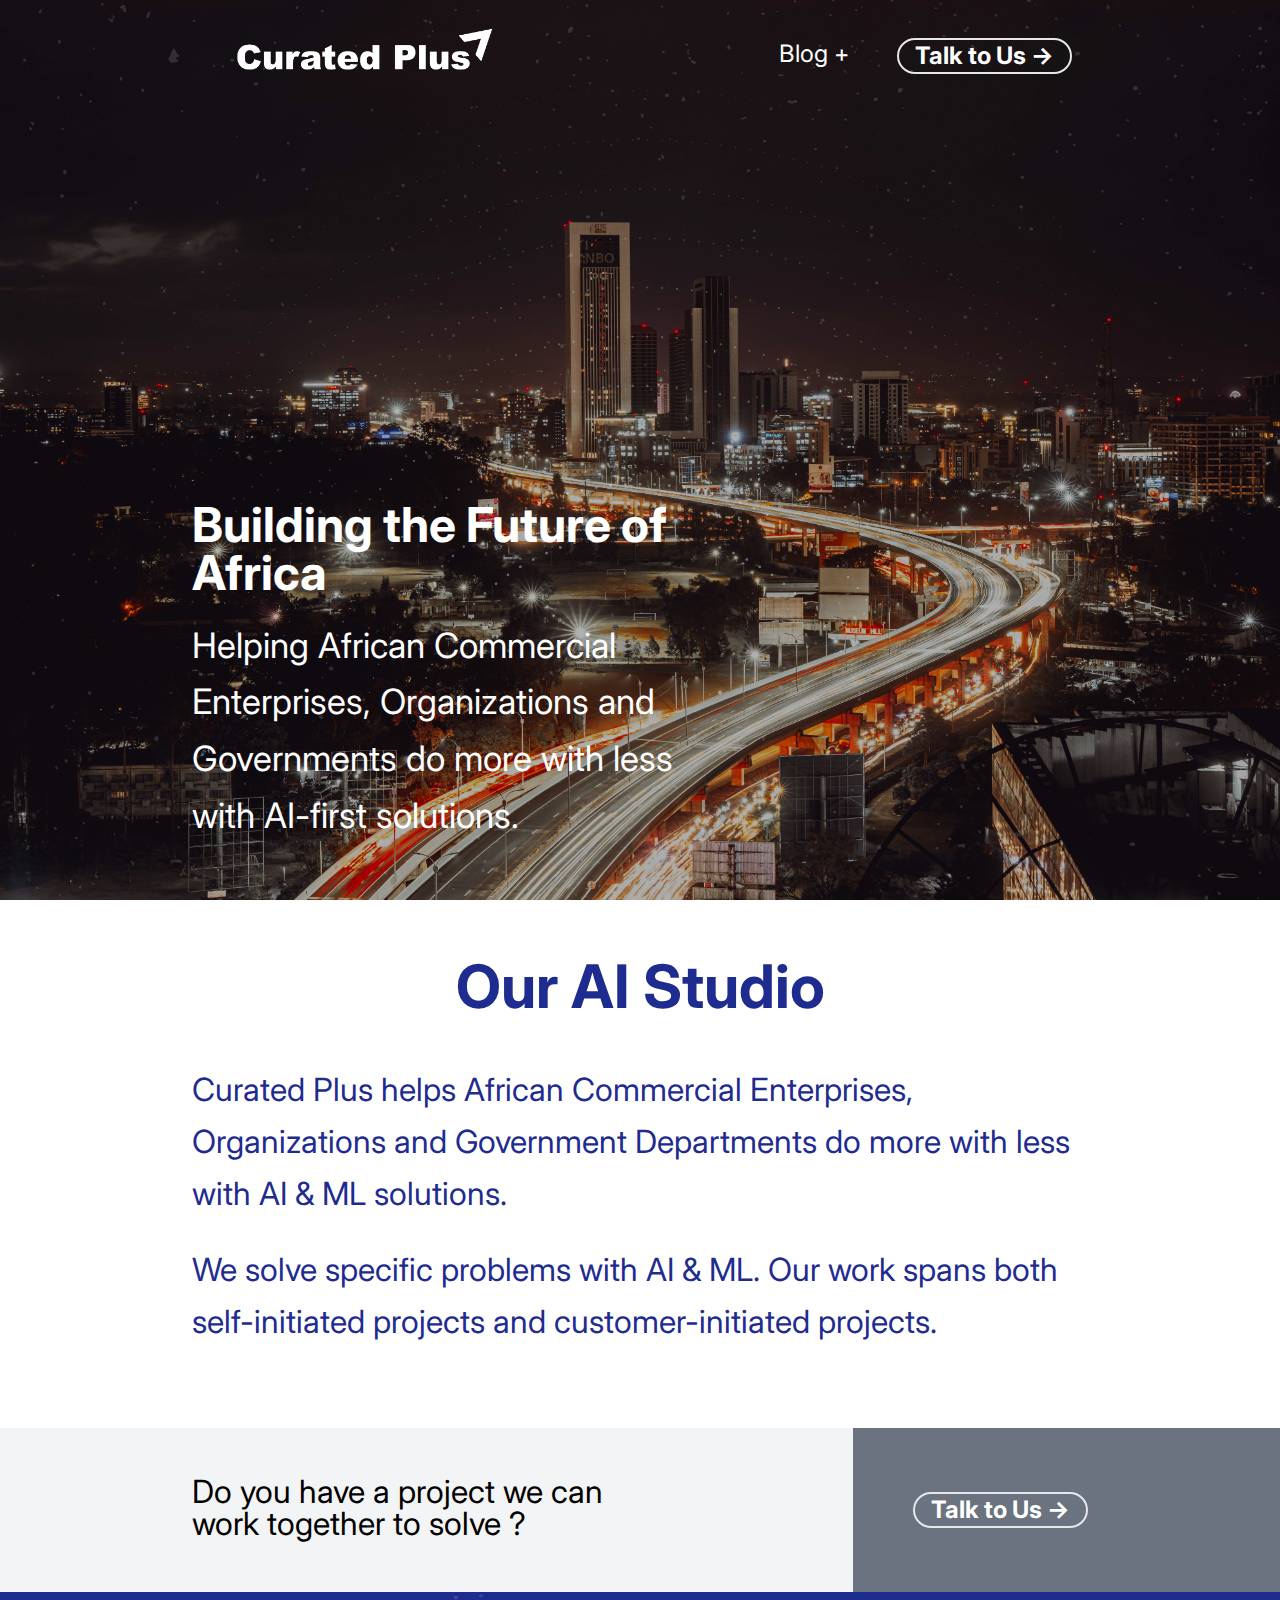
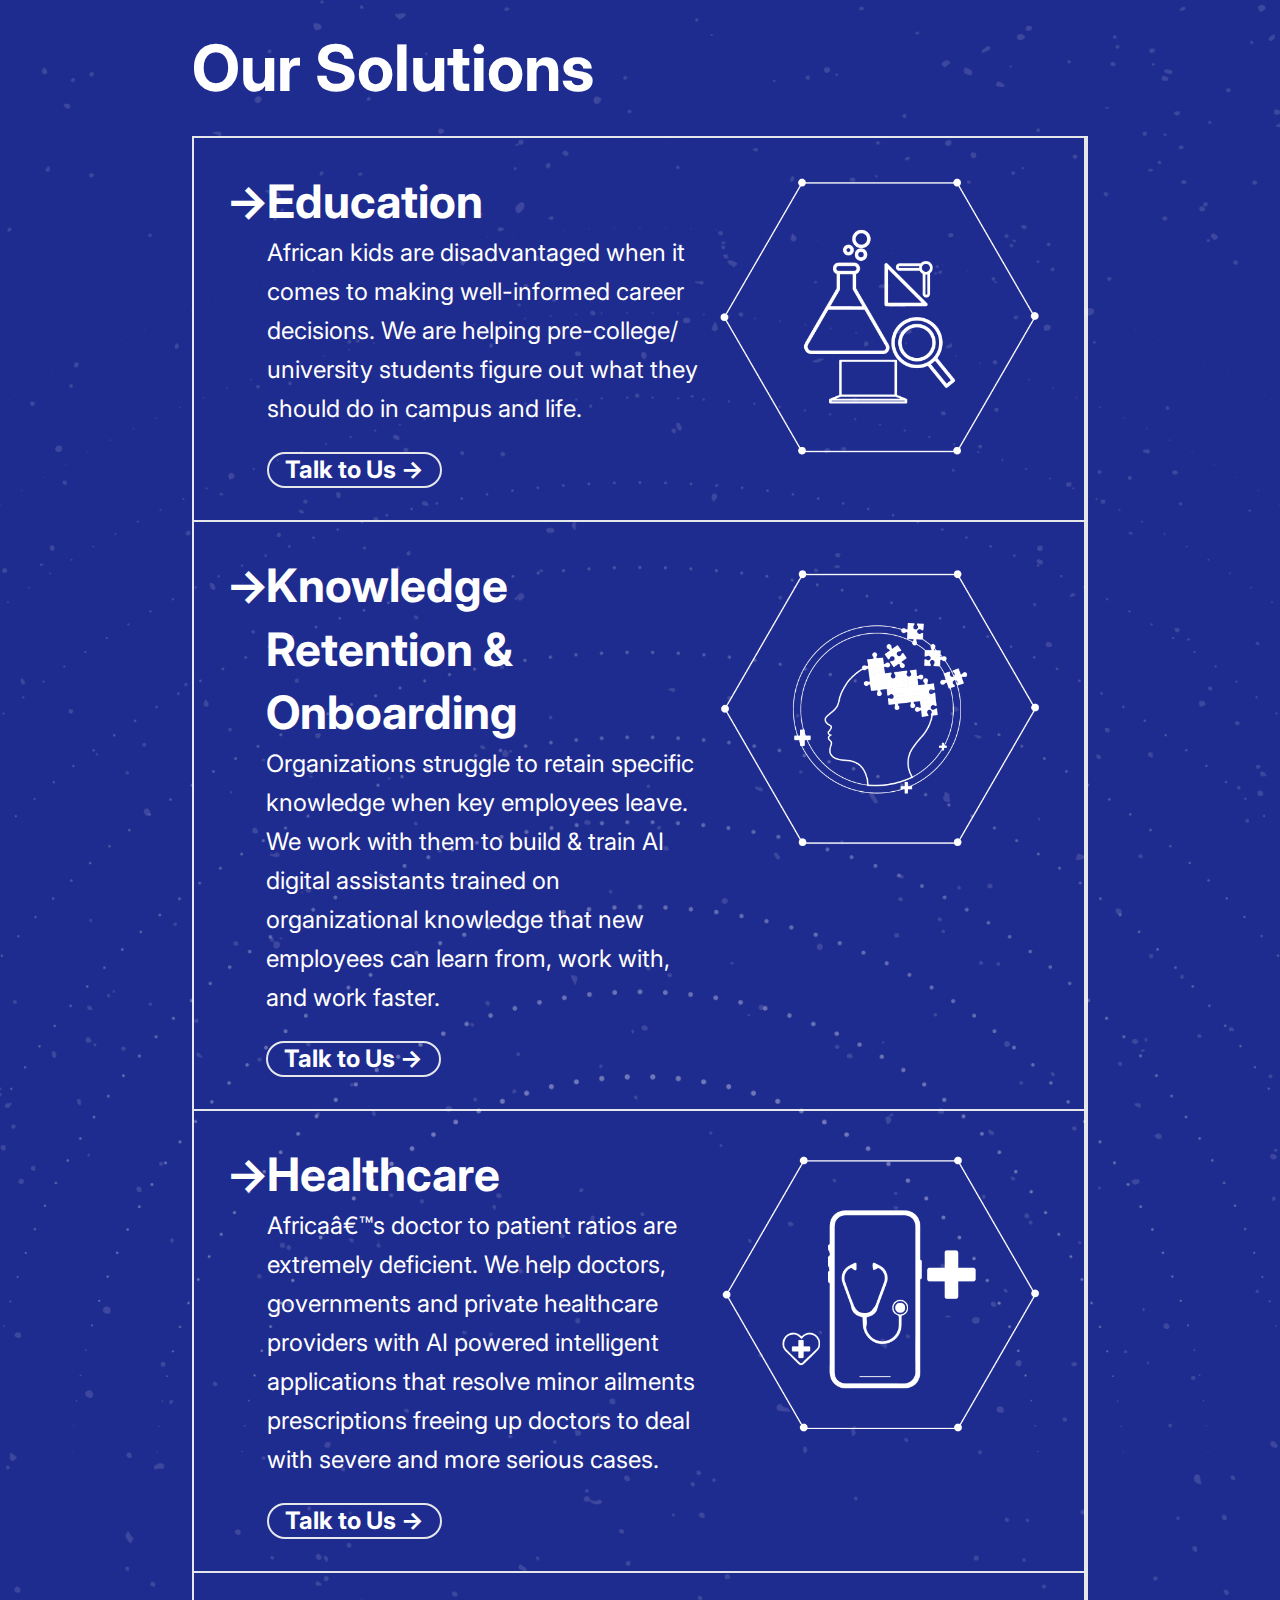
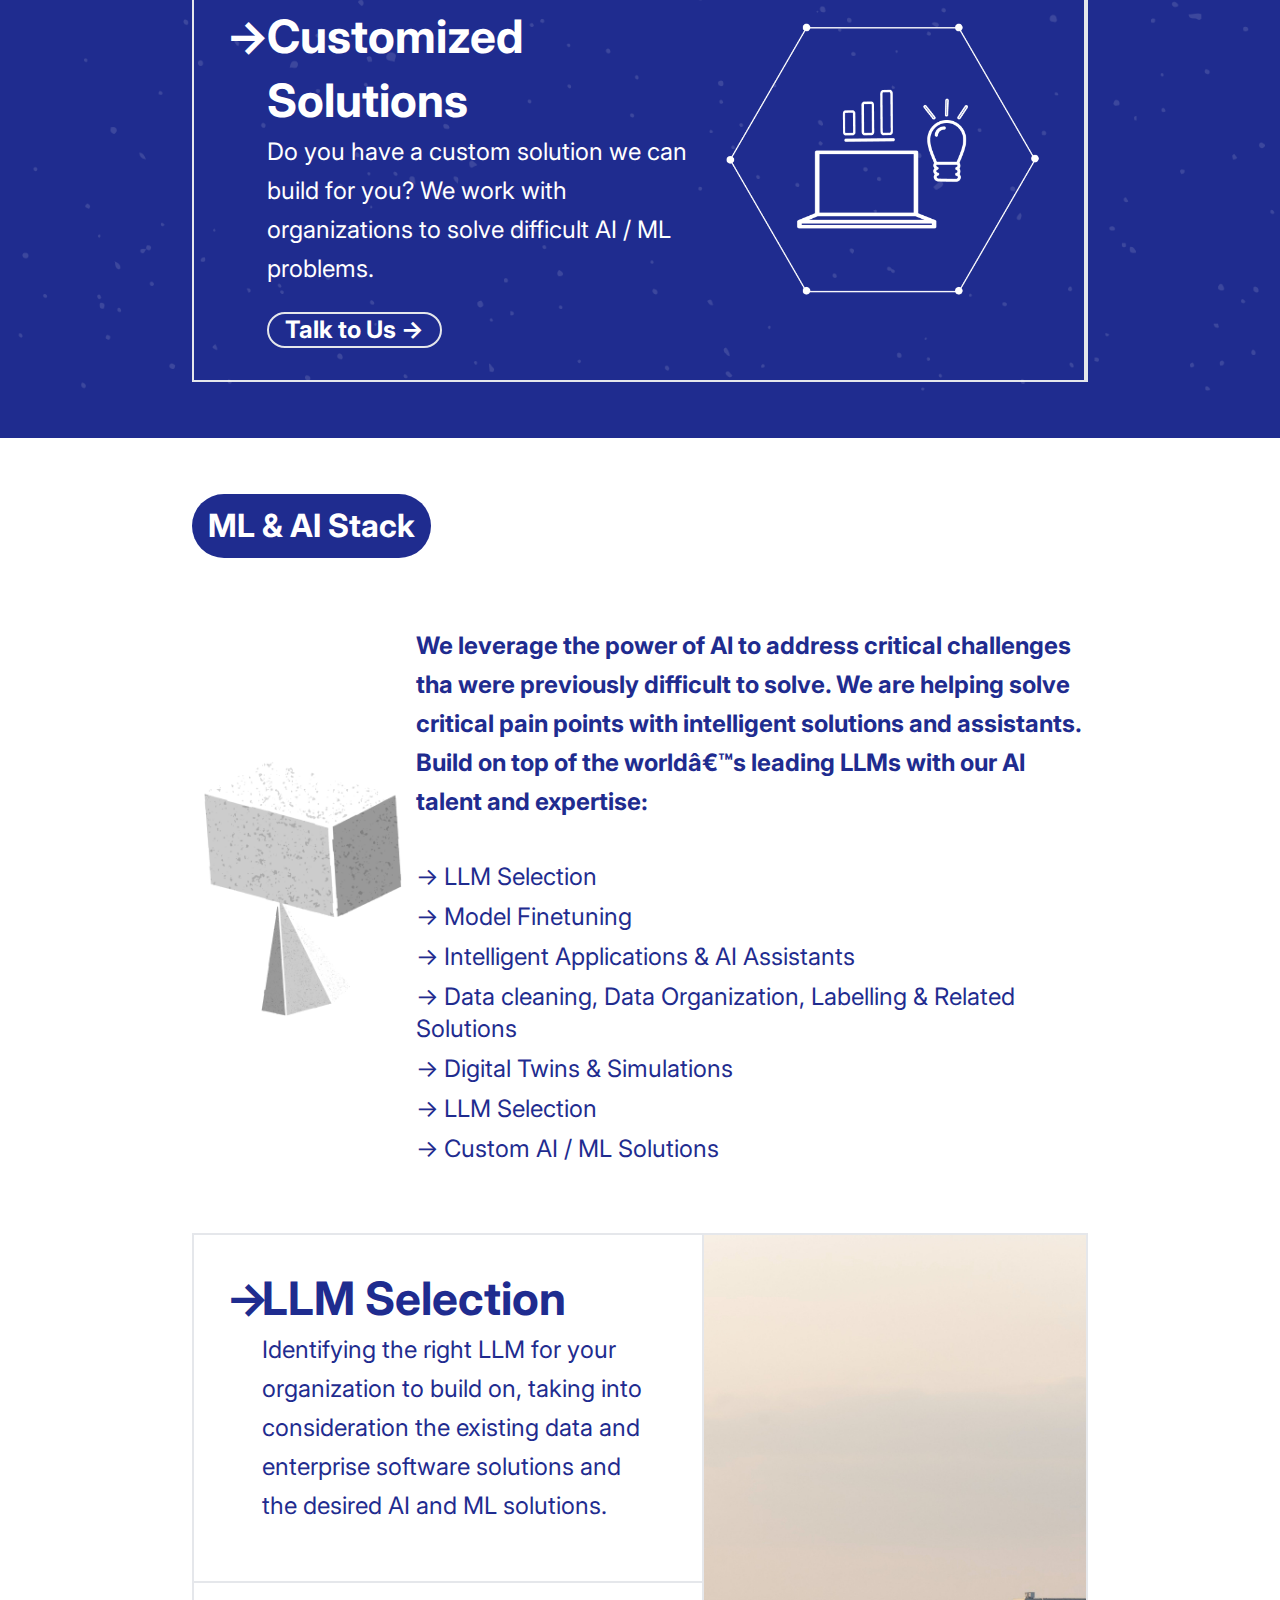
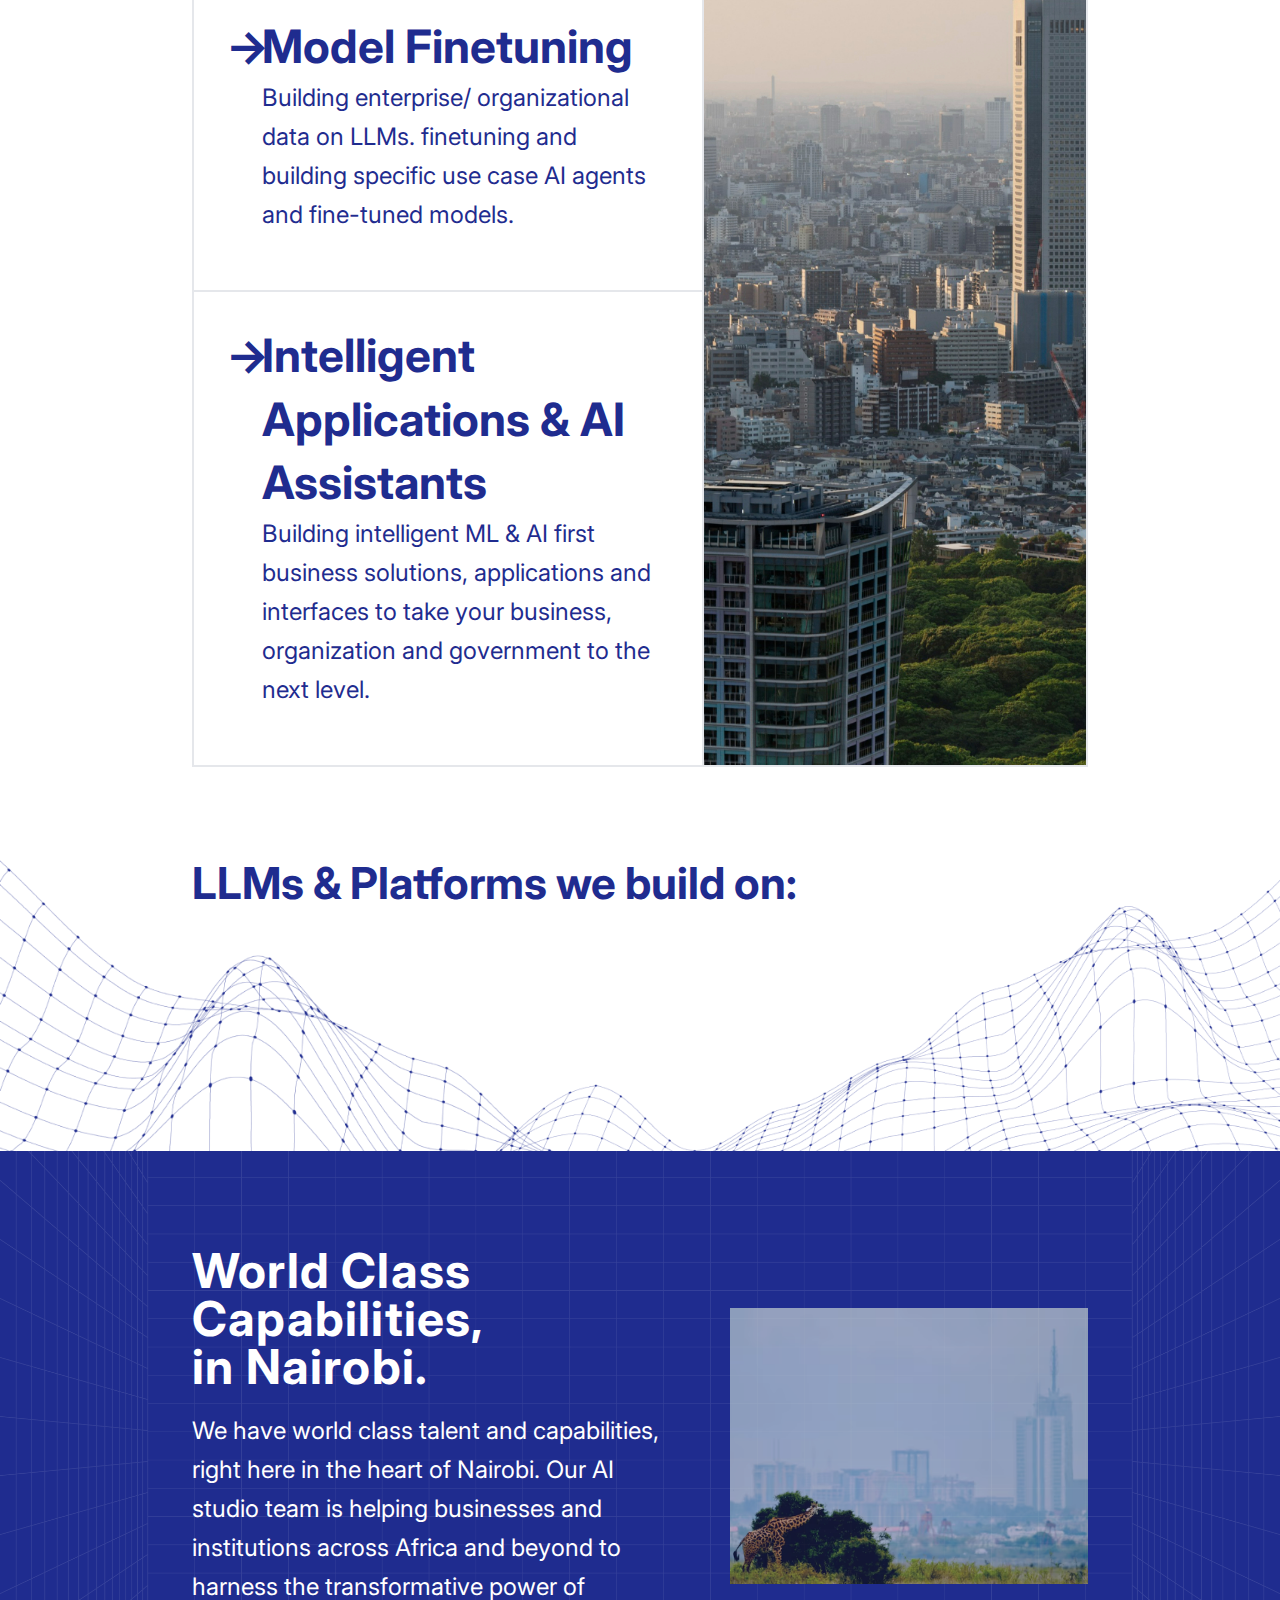
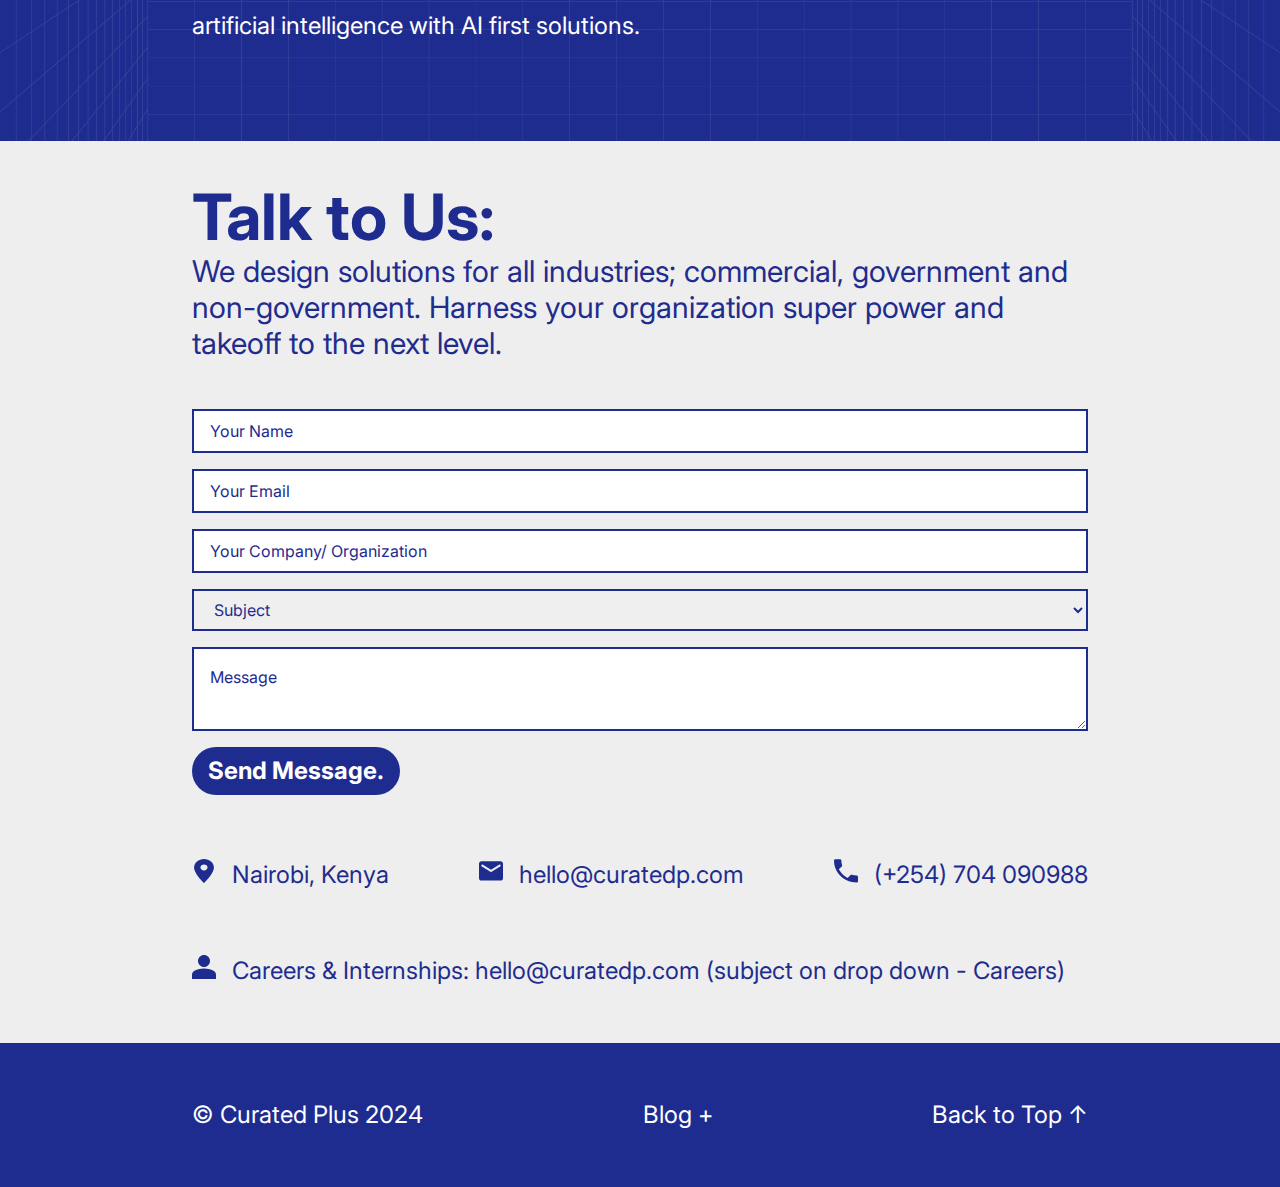
<file: index.html>
<!DOCTYPE html>
<html lang="en">

<head>
  <meta charset="UTF-8" />
  <meta name="viewport" content="width=device-width, initial-scale=1.0" />
  <link href="./output.css" rel="stylesheet" />
  <link rel="stylesheet" href="https://cdnjs.cloudflare.com/ajax/libs/font-awesome/6.6.0/css/all.min.css"
    integrity="sha512-Kc323vGBEqzTmouAECnVceyQqyqdsSiqLQISBL29aUW4U/M7pSPA/gEUZQqv1cwx4OnYxTxve5UMg5GT6L4JJg=="
    crossorigin="anonymous" referrerpolicy="no-referrer" />
  <link rel="shortcut icon" type="image/png" href="./assets/icons/C+ Logo Icon.png" />
  <title>Curated Plus</title>
  <meta name="description" content="TY Logistics Park FZE." />
</head>

<body>
  <section class="h-screen flex flex-col">
    <div class="h-[inherit] w-full bg-gray-200 relative">
      <div
        class="px-4 md:px-24 lg:px-36 xl:px-48 text-white flex flex-col justify-between items-start h-[inherit] hero_overlay">
        <nav class="w-full z-50 lg:flex">
          <ul class="flex justify-between items-center w-full">
            <li>
              <a href="./" aria-label="home link">
                <img src="./assets/Curated Plus Logo White.png" alt="TY Logistics Park FZE" class="h-10 lg:h-28" />
              </a>
            </li>

            <li>
              <ul class="flex flex-row">
                <li class="hidden lg:flex justify-center p-4">
                  <a href="https://www.linkedin.com/company/curatedplus/" aria-label="blog link"
                    class="px-4 bg-transparent rounded-full text-2xl font-normal border-none">Blog +</a>
                </li>

                <li class="flex justify-center p-4">
                  <a href="#talk_to_us" aria-label="blog link"
                    class="px-4 rounded-full text-lg lg:text-2xl font-normal md:font-bold border-2">Talk
                    to Us -></a>
                </li>
              </ul>
            </li>
          </ul>
        </nav>

        <div class="w-full lg:w-3/5 z-50">
          <h1 class="text-4xl md:text-5xl font-bold text-start mb-5">
            Building the Future of Africa
          </h1>
          <p class="text-2xl md:text-[35px] font-normal leading-relaxed text-start mb-12 md:mb-14">
            Helping African Commercial Enterprises, Organizations and
            Governments do more with less with AI-first solutions.
          </p>
        </div>
      </div>
      <img src="./assets/Curated Plus Nairobi.jpg" class="h-full w-full object-cover absolute top-0 opacity-70" alt="World class Free Zone Contract Logistics in Nigeria & West
            Africa" />
      <img src="./assets/Curated Plus 5.png" class="h-full w-full object-cover absolute top-0 opacity-70" alt="World class Free Zone Contract Logistics in Nigeria & West
            Africa" />
    </div>
  </section>

  <main class="main-body">
    <!-- Blue new background -->
    <section class="min-h-[50vh] bg-white text-blue_text grid grid-cols-5 py-14">
      <div class="col-span-5 flex flex-col px-4 md:px-24 lg:px-36 xl:px-48">
        <h1 class="text-4xl md:text-6xl font-bold text-start md:text-center mb-12">Our AI Studio</h1>

        <p class="text-2xl md:text-[32px] text-start font-normal leading-relaxed mb-6">
          Curated Plus helps African Commercial Enterprises, Organizations and
          Government Departments do more with less with AI & ML solutions.
        </p>

        <p class="text-2xl md:text-[32px] text-start font-normal leading-relaxed mb-6">
          We solve specific problems with AI & ML. Our work spans both
          self-initiated projects and customer-initiated projects.
        </p>
      </div>
    </section>

    <!--Solutions-->

    <section class="min-h-[80vh] relative">
      <div class="grid grid-cols-6">
        <!-- Begin solutions-->

        <div class="col-span-6 md:col-span-4 bg-gray-100 py-12 px-4 md:px-24 lg:px-36 xl:px-48">
          <h5 class="font-normal text-2xl md:text-[32px]">
            Do you have a project we can work together to solve ?
          </h5>
        </div>

        <div
          class="col-span-6 z-50 py-16 md:col-span-2 bg-gray-500 flex items-center justify-center md:justify-end px-4 md:pr-24 lg:pr-36 xl:pr-48">
          <a href="#talk_to_us" aria-label="talk to us link"
            class="px-4 rounded-full text-white text-2xl font-bold border-2">
            Talk to Us -></a>

        </div>

        <div
          class="flex flex-col text-white col-span-6 justify-center py-14 px-4 md:px-24 lg:px-36 xl:px-48 bg-blue_text">
          <h1 class="text-4xl md:text-[64px] font-bold text-start mb-12">
            Our Solutions
          </h1>
          <div class="col-span-7 md:col-span-4 flex flex-col border-2">
            <div class="flex flex-col md:flex-row border-2 border-t-0 border-l-0 p-4 md:p-8">
              <div class="flex flex-col order-2 md:order-1">

                <div class="grid grid-cols-12">
                  <span class="col-span-2 md:col-span-1 text-3xl md:text-[46px] font-bold leading-snug">&rarr;</span>

                  <h1 class="text-3xl md:text-[46px] font-bold text-start col-span-10 md:col-span-11 leading-snug">
                    Education
                  </h1>

                  <p
                    class="col-span-10 md:col-span-11 col-start-3 md:col-start-2  text-2xl text-start font-normal mb-6 leading-relaxed">
                    African kids are disadvantaged when it comes to making
                    well-informed career decisions. We are helping pre-college/
                    university students figure out what they should do in campus
                    and life.
                  </p>


                  <a href="#talk_to_us" aria-label="talk to us link"
                    class="px-4  z-50 rounded-full w-fit text-white text-lg lg:text-2xl col-start-3 md:col-start-2 col-span-10 md:col-span-11 font-bold border-2">Talk
                    to Us
                    -></a>


                </div>

              </div>
              <img src="./assets/solutions/Curated Plus Education.png" alt="Education"
                class="max-h-[300px] order-1 md:order-2" loading="lazy" />

            </div>

            <!-- Second row-->
            <div class="flex flex-col md:flex-row border-2 border-t-0 border-l-0 p-4 md:p-8">
              <div class="flex flex-col order-2 md:order-1">


                <div class="grid grid-cols-12">
                  <span class="col-span-2 md:col-span-1 text-3xl md:text-[46px] font-bold leading-snug">&rarr;</span>

                  <h1 class="text-3xl md:text-[46px] font-bold text-start col-span-10 md:col-span-11 leading-snug">
                    Knowledge Retention & Onboarding
                  </h1>

                  <p
                    class="col-span-10 md:col-span-11 col-start-3 md:col-start-2  text-2xl text-start font-normal mb-6 leading-relaxed">
                    Organizations struggle to retain specific knowledge when key
                    employees leave. We work with them to build & train AI
                    digital assistants trained on organizational knowledge that
                    new employees can learn from, work with, and work faster.
                  </p>


                  <a href="#talk_to_us" aria-label="talk to us link"
                    class="px-4  z-50 rounded-full w-fit text-white text-lg lg:text-2xl col-start-3 md:col-start-2 col-span-10 md:col-span-11 font-bold border-2">Talk
                    to Us
                    -></a>


                </div>
              </div>


              <img src="./assets/solutions/Curated Plus Knowledge.png" alt="Education"
                class="max-h-[300px] order-1 md:order-2" loading="lazy" />

            </div>
            <!-- Third row-->
            <div class="flex flex-col md:flex-row border-2 border-t-0 border-l-0 p-4 md:p-8">
              <div class="flex flex-col order-2 md:order-1">

                <div class="grid grid-cols-12">
                  <span class="col-span-2 md:col-span-1 text-3xl md:text-[46px] font-bold leading-snug">&rarr;</span>

                  <h1 class="text-3xl md:text-[46px] font-bold text-start col-span-10 md:col-span-11 leading-snug">
                    Healthcare
                  </h1>

                  <p
                    class="col-span-10 md:col-span-11 col-start-3 md:col-start-2 text-2xl text-start font-normal mb-6 leading-relaxed">
                    Africaâ€™s doctor to patient ratios are extremely deficient.
                    We help doctors, governments and private healthcare
                    providers with AI powered intelligent applications that
                    resolve minor ailments prescriptions freeing up doctors to
                    deal with severe and more serious cases.
                  </p>


                  <a href="#talk_to_us" aria-label="talk to us link"
                    class="px-4  z-50 rounded-full w-fit text-white text-lg lg:text-2xl col-start-3 md:col-start-2 col-span-10 md:col-span-11 font-bold border-2">Talk
                    to Us
                    -></a>


                </div>


              </div>

              <img src="./assets/solutions/Curated Plus Healhcare.png" alt="Healthcare"
                class="max-h-[300px] order-1 md:order-2" loading="lazy" />
            </div>
            <!-- Fourth row-->
            <div class="flex flex-col md:flex-row border-2 border-t-0 border-b-0 border-l-0 p-4 md:p-8">
              <div class="flex flex-col order-2 md:order-1">
                <div class="grid grid-cols-12">
                  <span class="col-span-2 md:col-span-1 text-3xl md:text-[46px] font-bold leading-snug">&rarr;</span>

                  <h1 class="text-3xl md:text-[46px] font-bold text-start col-span-10 md:col-span-11 leading-snug">
                    Customized Solutions
                  </h1>

                  <p
                    class="col-span-10 md:col-span-11 col-start-3 md:col-start-2 text-2xl text-start font-normal mb-6 leading-relaxed">
                    Do you have a custom solution we can build for you? We work
                    with organizations to solve difficult AI / ML problems.
                  </p>


                  <a href="#talk_to_us" aria-label="talk to us link"
                    class="px-4  z-50 rounded-full w-fit text-white text-lg lg:text-2xl col-start-3 md:col-start-2 col-span-10 md:col-span-11 font-bold border-2">Talk
                    to Us
                    -></a>


                </div>


              </div>

              <img src="./assets/solutions/Curated Plus Custom Solutions.png" alt="Customized Solutions"
                class="max-h-[300px] order-1 md:order-2" loading="lazy" />
            </div>
            <!-- Fifth row-->
          </div>

        </div>

        <!-- End solutions-->
      </div>
      <img src="./assets/Curated Plus 5.png" class="h-full w-full object-cover absolute top-0 opacity-70" alt="World class Free Zone Contract Logistics in Nigeria & West
            Africa" />
    </section>

    <!--ML & AI Stack-->
    <section
      class="min-h-[80vh] text-blue_text ml_stack_background grid grid-cols-4 py-14 px-4 md:px-24 lg:px-36 xl:px-48">
      <div class="col-span-4 flex justify-start mb-10">
        <button class="bg-blue_text text-white text-[32px] font-bold rounded-full px-4 py-2">
          ML & AI Stack
        </button>
      </div>

      <div class="col-span-4 grid grid-cols-4 mb-10">
        <div class="col-span-4 md:col-span-1 flex items-center justify-center h-full">
          <img src="./assets/Curated Plus 10.png" alt="Education" class="max-h-[300px]" loading="lazy" />
        </div>
        <div
          class="col-span-4 md:col-span-3 font-normal text-2xl text-blue_text h-full flex flex-col justify-center mb-14">
          <p class="mb-10 text-start font-bold leading-relaxed">
            We leverage the power of AI to address critical challenges tha
            were previously difficult to solve. We are helping solve critical
            pain points with intelligent solutions and assistants. Build on
            top of the worldâ€™s leading LLMs with our AI talent and expertise:
          </p>

          <ul class="space-y-2 font-normal">
            <li>-> LLM Selection</li>
            <li>-> Model Finetuning</li>
            <li>-> Intelligent Applications & AI Assistants</li>
            <li>
              -> Data cleaning, Data Organization, Labelling & Related
              Solutions
            </li>
            <li>
              -> Digital Twins & Simulations</li>
            <li>-> LLM Selection</li>
            <li>-> Custom AI / ML Solutions</li>
          </ul>
        </div>
      </div>

      <div class="col-span-4 grid grid-cols-7 border-2 mb-24">
        <div class="col-span-7 md:col-span-4 flex flex-col">
          <div class="flex flex-col border-2 border-t-0 border-l-0 p-8 pr-12">
            <div class="grid grid-cols-12">
              <span class="col-span-2 md:col-span-1 text-3xl md:text-[46px] font-bold leading-snug">&rarr;</span>

              <h1 class="text-3xl md:text-[46px] font-bold text-start  col-span-10 md:col-span-11 leading-snug">
                LLM Selection
              </h1>

              <p
                class="col-span-10 md:col-span-11 col-start-3 md:col-start-2  text-2xl text-start font-normal mb-6 leading-relaxed">
                Identifying the right LLM for your organization to build on,
                taking into consideration the existing data and enterprise
                software solutions and the desired AI and ML solutions.
              </p>

            </div>

          </div>

          <!-- Second row-->
          <div class="flex flex-col border-2 border-t-0 border-l-0 p-8 pr-12">

            <div class="grid grid-cols-12">
              <span class="col-span-2 md:col-span-1 text-3xl md:text-[46px] font-bold leading-snug">&rarr;</span>

              <h1 class="text-3xl md:text-[46px] font-bold text-start col-span-10 md:col-span-11 leading-snug">
                Model Finetuning
              </h1>
              <p
                class="col-span-10 md:col-span-11 col-start-3 md:col-start-2  text-2xl text-start font-normal mb-6 leading-relaxed">
                Building enterprise/ organizational data on LLMs. finetuning and
                building specific use case AI agents and fine-tuned models.
              </p>

            </div>
          </div>
          <!-- Third row-->
          <div class="flex flex-col border-2 border-t-0 border-b-0 border-l-0 p-8 pr-12">
            <div class="grid grid-cols-12">
              <span class="col-span-2 md:col-span-1 text-3xl md:text-[46px] font-bold leading-snug">&rarr;</span>

              <h1 class="text-3xl md:text-[46px] font-bold text-start col-span-10 md:col-span-11 leading-snug">
                Intelligent Applications & AI Assistants
              </h1>


              <p
                class="col-span-10 md:col-span-11 col-start-3 md:col-start-2  text-2xl text-start font-normal mb-6 leading-relaxed">
                Building intelligent ML & AI first business solutions,
                applications and interfaces to take your business, organization
                and government to the next level.
              </p>
            </div>

          </div>
          <!-- Fourth row-->
        </div>

        <div class="hidden md:col-span-3 md:flex">
          <img src="./assets/Curated Plus 8.jpg" alt="Education" class="w-full h-full object-cover" loading="lazy" />
        </div>
      </div>

      <div class="col-span-4">
        <h2 class="text-4xl md:text-[44px] font-bold text-start mb-32 md:mb-48">
          LLMs & Platforms we build on:
        </h2>
        <img src="./assets/Curated Plus llms & platforms.png" alt="Education" class="w-full" loading="lazy" />
      </div>
    </section>

    <!--World capabilities-->
    <section class="min-h-[50vh] relative">
      <div
        class="text-white flex flex-col md:flex-row justify-between items-center py-12 md:py-24 px-4 md:px-24 lg:px-36 xl:px-48 bg-blue_text">
        <div class="w-full md:w-3/4 mb-4 md:mb-0 z-50">
          <h1 class="text-4xl md:text-5xl font-bold text-start mb-5 tracking-wide">
            World Class Capabilities,<br> in Nairobi.
          </h1>

          <p class="text-2xl font-normal text-start leading-relaxed lg:pr-16">
            We have world class talent and capabilities, right here in the
            heart of Nairobi. Our AI studio team is helping businesses and
            institutions across Africa and beyond to harness the
            transformative power of artificial intelligence with AI first
            solutions.
          </p>
        </div>
        <div class="w-full md:w-1/2 z-50">
          <img src="./assets/Curated Plus 11.png" class="h-full w-full object-cover opacity-70" alt="World class Free Zone
          Contract Logistics in Nigeria & West Africa" />
        </div>
      </div>
      <img src="./assets/Curated Plus 2.png" class="h-full w-full object-cover absolute top-0 opacity-70" alt="World class Free Zone Contract Logistics in Nigeria & West
            Africa" />
    </section>

    <!--Contact Us-->
    <section class="min-h-[80vh] text-blue_text bg-talk_to_us flex flex-col py-14 px-4 md:px-24 lg:px-36 xl:px-48">
      <h1 class="text-4xl md:text-[64px] mb-4 font-bold ">
        Talk to Us:
      </h1>
      <p class="text-2xl md:text-3xl font-normal leading-relaxed mb-12">
        We design solutions for all industries; commercial, government and non-government. Harness your organization
        super power and takeoff to the next level.
      </p>

      <form id="talk_to_us" method="post" action="./" class="flex flex-col mb-8">

        <!-- <?php

        if ($_SERVER["REQUEST_METHOD"] === "POST") {
          $company = test_input($_POST["company"]);
          $name = test_input($_POST["username"]);
          $email = test_input($_POST["useremail"]);
          $subject = test_input($_POST["subject"]);
          $message = test_input($_POST["message"]);

          // send email
          //$to = "nmgasa5c3th7@p3plzcpnl505463.prod.phx3.secureserver.net";
          $to = "info@tylogisticspark.com";
          $subject = "Contact Us";
          $txt = "Company: $company\nName: $name\nEmail: $email\nSubject: $subject\nMessage: $message";
          $headers = "From: $email";

          //  mail($to, $subject, $txt, $headers);
        
          try {
            if (mail($to, $subject, $message, $headers)) {

              echo "<div class='bg-green-500 text-white p-4 mb-12'>Email sent successfully</div>";
            } else {
              throw new Exception("Email not sent");
            }
          } catch (Exception $e) {

            $error = $e->getMessage();

            echo "<div class='bg-red-500 text-white p-4 mb-12'>$error</div>";
          }

        }

        function test_input($data)
        {
          $data = trim($data);
          $data = stripslashes($data);
          $data = htmlspecialchars($data);
          return $data;
        }

        ?> -->

        <input type="text" placeholder="Your Name" name="username"
          class="px-4 py-2 mb-4 border-2 text-blue_text border-blue_text" />

        <input type="email" placeholder="Your Email" name="useremail"
          class="px-4 py-2 mb-4 border-2 border-blue_text" />

        <input type="text" placeholder="Your Company/ Organization" name="company"
          class="px-4 py-2 mb-4 border-2 border-blue_text" />

        <select required name="subject" class="px-4 py-2 mb-4 border-2 border-blue_text">
          <option>Subject</option>
          <option value="Education">Education</option>
          <option value="Knowledge Retention & Onboarding">Knowledge Retention & Onboarding</option>
          <option value="Healthcare">Healthcare</option>
          <option value="Customized Solutions">Customized Solutions</option>
          <option value="Careers & Internships">Careers & Internships</option>
          <option value="other">Other Request (Specify in message)</option>

        </select>

        <textarea placeholder="Message" name="message" class="p-4 mb-4 border-2 border-blue_text"></textarea>


        <div>
          <button class="bg-blue_text text-white text-2xl font-bold rounded-full px-4 py-2" type="submit">
            Send Message.
          </button>

        </div>

      </form>

      <div class="mt-8 flex flex-col md:flex-row gap-4 md:justify-between">
        <p class="flex flex-row gap-4 text-2xl font-normal">
          <svg width="24" height="24" viewBox="0 0 38 46" fill="none" xmlns="http://www.w3.org/2000/svg">
            <path
              d="M19 21.85C17.2003 21.85 15.4743 21.2442 14.2018 20.1659C12.9292 19.0875 12.2143 17.625 12.2143 16.1C12.2143 14.575 12.9292 13.1125 14.2018 12.0341C15.4743 10.9558 17.2003 10.35 19 10.35C20.7997 10.35 22.5257 10.9558 23.7982 12.0341C25.0708 13.1125 25.7857 14.575 25.7857 16.1C25.7857 16.8551 25.6102 17.6028 25.2692 18.3004C24.9282 18.9981 24.4283 19.6319 23.7982 20.1659C23.1681 20.6998 22.4201 21.1233 21.5968 21.4123C20.7735 21.7013 19.8911 21.85 19 21.85ZM19 0C13.9609 0 9.12816 1.69624 5.56497 4.71558C2.00178 7.73492 0 11.83 0 16.1C0 28.175 19 46 19 46C19 46 38 28.175 38 16.1C38 11.83 35.9982 7.73492 32.435 4.71558C28.8718 1.69624 24.0391 0 19 0Z"
              fill="#1F2C8F" />
          </svg>
          Nairobi, Kenya
        </p>

        <p class="flex flex-row gap-4  text-2xl font-normal">
          <svg width="24" height="24" viewBox="0 0 46 37" fill="none" xmlns="http://www.w3.org/2000/svg">
            <path
              d="M41.4 0H4.6C2.07 0 0.023 2.06793 0.023 4.59541L0 32.1678C0 34.6953 2.07 36.7632 4.6 36.7632H41.4C43.93 36.7632 46 34.6953 46 32.1678V4.59541C46 2.06793 43.93 0 41.4 0ZM40.48 9.76524L24.219 19.9211C23.483 20.3806 22.517 20.3806 21.781 19.9211L5.52 9.76524C5.28937 9.6359 5.08741 9.46116 4.92634 9.25159C4.76527 9.04203 4.64844 8.80199 4.58292 8.54601C4.5174 8.29003 4.50456 8.02343 4.54516 7.76234C4.58576 7.50126 4.67897 7.25112 4.81915 7.02707C4.95932 6.80301 5.14355 6.6097 5.36067 6.45883C5.57779 6.30796 5.8233 6.20267 6.08234 6.14934C6.34138 6.096 6.60855 6.09573 6.8677 6.14853C7.12684 6.20134 7.37257 6.30612 7.59 6.45654L23 16.0839L38.41 6.45654C38.6274 6.30612 38.8732 6.20134 39.1323 6.14853C39.3914 6.09573 39.6586 6.096 39.9177 6.14934C40.1767 6.20267 40.4222 6.30796 40.6393 6.45883C40.8565 6.6097 41.0407 6.80301 41.1809 7.02707C41.321 7.25112 41.4142 7.50126 41.4548 7.76234C41.4954 8.02343 41.4826 8.29003 41.4171 8.54601C41.3516 8.80199 41.2347 9.04203 41.0737 9.25159C40.9126 9.46116 40.7106 9.6359 40.48 9.76524Z"
              fill="#1F2C8F" />
          </svg>


          hello@curatedp.com
        </p>


        <p class="flex flex-row gap-4  text-2xl font-normal">
          <svg width="24" height="24" viewBox="0 0 42 41" fill="none" xmlns="http://www.w3.org/2000/svg">
            <path
              d="M8.44667 17.6303C11.8067 24.0352 17.22 29.2632 23.8233 32.5448L28.9567 27.5658C29.5867 26.9547 30.52 26.7511 31.3367 27.0226C33.95 27.86 36.7733 28.3127 39.6667 28.3127C40.95 28.3127 42 29.3311 42 30.5759V38.4744C42 39.7192 40.95 40.7376 39.6667 40.7376C17.7567 40.7376 0 23.5147 0 2.2632C0 1.01844 1.05 0 2.33333 0H10.5C11.7833 0 12.8333 1.01844 12.8333 2.2632C12.8333 5.09221 13.3 7.80805 14.1633 10.3428C14.42 11.135 14.2333 12.0176 13.58 12.6513L8.44667 17.6303Z"
              fill="#1F2C8F" />
          </svg>


          (+254) 704 090988
        </p>


      </div>

      <div class="flex flex-row mt-16 gap-4 overflow-x-auto">
        <div class="w-fit h-fit">
          <svg width="24" height="24" viewBox="0 0 46 46" fill="none" xmlns="http://www.w3.org/2000/svg">
            <path
              d="M23 23C19.8375 23 17.1302 21.874 14.8781 19.6219C12.626 17.3698 11.5 14.6625 11.5 11.5C11.5 8.3375 12.626 5.63021 14.8781 3.37813C17.1302 1.12604 19.8375 0 23 0C26.1625 0 28.8698 1.12604 31.1219 3.37813C33.374 5.63021 34.5 8.3375 34.5 11.5C34.5 14.6625 33.374 17.3698 31.1219 19.6219C28.8698 21.874 26.1625 23 23 23ZM0 46V37.95C0 36.3208 0.419751 34.8239 1.25925 33.4592C2.09875 32.0946 3.21233 31.0519 4.6 30.3313C7.57083 28.8458 10.5896 27.7322 13.6562 26.9905C16.7229 26.2487 19.8375 25.8769 23 25.875C26.1625 25.8731 29.2771 26.2449 32.3437 26.9905C35.4104 27.7361 38.4292 28.8497 41.4 30.3313C42.7896 31.05 43.9041 32.0927 44.7436 33.4592C45.5831 34.8258 46.0019 36.3228 46 37.95V46H0Z"
              fill="#1F2C8F" />
          </svg>

        </div>

        <p class="font-normal text-wrap text-2xl">
          Careers & Internships: hello@curatedp.com (subject on drop down - Careers)
        </p>
      </div>

    </section>
  </main>

  <footer class="bg-blue_text text-white py-14 px-4 md:px-24 lg:px-36 xl:px-48">
    <ul class="flex flex-col md:flex-row justify-between items-center gap-8">
      <li>
        <a href="./" aria-label="home link" class="text-2xl">© Curated Plus 2024</a>
      </li>
      <li>

        <a href="https://www.linkedin.com/company/curatedplus/" aria-label="blog link"
          class="px-4 bg-transparent rounded-full text-2xl font-normal border-none">Blog +</a>
        </a>
      </li>
      <li>
        <a onclick="scrollToTop()" aria-label="blog link" class="text-white text-2xl cursor-pointer">Back to Top
          &uarr;</a>
      </li>
    </ul>
  </footer>

  <!-- <script src="js/mobile-nav.js"></script>
    <script src="js/carousel.js" unsafe-eval></script>
    <script src="js/faq.js"></script> -->

  <script>
    function scrollToTop() {
      window.scrollTo(0, 0);
    }
  </script>

</body>

</html>
</file>
<file: output.css>
/*
! tailwindcss v3.4.10 | MIT License | https://tailwindcss.com
*/

/*
1. Prevent padding and border from affecting element width. (https://github.com/mozdevs/cssremedy/issues/4)
2. Allow adding a border to an element by just adding a border-width. (https://github.com/tailwindcss/tailwindcss/pull/116)
*/

*,
::before,
::after {
  box-sizing: border-box;
  /* 1 */
  border-width: 0;
  /* 2 */
  border-style: solid;
  /* 2 */
  border-color: #e5e7eb;
  /* 2 */
}

::before,
::after {
  --tw-content: '';
}

/*
1. Use a consistent sensible line-height in all browsers.
2. Prevent adjustments of font size after orientation changes in iOS.
3. Use a more readable tab size.
4. Use the user's configured `sans` font-family by default.
5. Use the user's configured `sans` font-feature-settings by default.
6. Use the user's configured `sans` font-variation-settings by default.
7. Disable tap highlights on iOS
*/

html,
:host {
  line-height: 1.5;
  /* 1 */
  -webkit-text-size-adjust: 100%;
  /* 2 */
  -moz-tab-size: 4;
  /* 3 */
  -o-tab-size: 4;
     tab-size: 4;
  /* 3 */
  font-family: ui-sans-serif, system-ui, sans-serif, "Apple Color Emoji", "Segoe UI Emoji", "Segoe UI Symbol", "Noto Color Emoji";
  /* 4 */
  font-feature-settings: normal;
  /* 5 */
  font-variation-settings: normal;
  /* 6 */
  -webkit-tap-highlight-color: transparent;
  /* 7 */
}

/*
1. Remove the margin in all browsers.
2. Inherit line-height from `html` so users can set them as a class directly on the `html` element.
*/

body {
  margin: 0;
  /* 1 */
  line-height: inherit;
  /* 2 */
}

/*
1. Add the correct height in Firefox.
2. Correct the inheritance of border color in Firefox. (https://bugzilla.mozilla.org/show_bug.cgi?id=190655)
3. Ensure horizontal rules are visible by default.
*/

hr {
  height: 0;
  /* 1 */
  color: inherit;
  /* 2 */
  border-top-width: 1px;
  /* 3 */
}

/*
Add the correct text decoration in Chrome, Edge, and Safari.
*/

abbr:where([title]) {
  -webkit-text-decoration: underline dotted;
          text-decoration: underline dotted;
}

/*
Remove the default font size and weight for headings.
*/

h1,
h2,
h3,
h4,
h5,
h6 {
  font-size: inherit;
  font-weight: inherit;
}

/*
Reset links to optimize for opt-in styling instead of opt-out.
*/

a {
  color: inherit;
  text-decoration: inherit;
}

/*
Add the correct font weight in Edge and Safari.
*/

b,
strong {
  font-weight: bolder;
}

/*
1. Use the user's configured `mono` font-family by default.
2. Use the user's configured `mono` font-feature-settings by default.
3. Use the user's configured `mono` font-variation-settings by default.
4. Correct the odd `em` font sizing in all browsers.
*/

code,
kbd,
samp,
pre {
  font-family: ui-monospace, SFMono-Regular, Menlo, Monaco, Consolas, "Liberation Mono", "Courier New", monospace;
  /* 1 */
  font-feature-settings: normal;
  /* 2 */
  font-variation-settings: normal;
  /* 3 */
  font-size: 1em;
  /* 4 */
}

/*
Add the correct font size in all browsers.
*/

small {
  font-size: 80%;
}

/*
Prevent `sub` and `sup` elements from affecting the line height in all browsers.
*/

sub,
sup {
  font-size: 75%;
  line-height: 0;
  position: relative;
  vertical-align: baseline;
}

sub {
  bottom: -0.25em;
}

sup {
  top: -0.5em;
}

/*
1. Remove text indentation from table contents in Chrome and Safari. (https://bugs.chromium.org/p/chromium/issues/detail?id=999088, https://bugs.webkit.org/show_bug.cgi?id=201297)
2. Correct table border color inheritance in all Chrome and Safari. (https://bugs.chromium.org/p/chromium/issues/detail?id=935729, https://bugs.webkit.org/show_bug.cgi?id=195016)
3. Remove gaps between table borders by default.
*/

table {
  text-indent: 0;
  /* 1 */
  border-color: inherit;
  /* 2 */
  border-collapse: collapse;
  /* 3 */
}

/*
1. Change the font styles in all browsers.
2. Remove the margin in Firefox and Safari.
3. Remove default padding in all browsers.
*/

button,
input,
optgroup,
select,
textarea {
  font-family: inherit;
  /* 1 */
  font-feature-settings: inherit;
  /* 1 */
  font-variation-settings: inherit;
  /* 1 */
  font-size: 100%;
  /* 1 */
  font-weight: inherit;
  /* 1 */
  line-height: inherit;
  /* 1 */
  letter-spacing: inherit;
  /* 1 */
  color: inherit;
  /* 1 */
  margin: 0;
  /* 2 */
  padding: 0;
  /* 3 */
}

/*
Remove the inheritance of text transform in Edge and Firefox.
*/

button,
select {
  text-transform: none;
}

/*
1. Correct the inability to style clickable types in iOS and Safari.
2. Remove default button styles.
*/

button,
input:where([type='button']),
input:where([type='reset']),
input:where([type='submit']) {
  -webkit-appearance: button;
  /* 1 */
  background-color: transparent;
  /* 2 */
  background-image: none;
  /* 2 */
}

/*
Use the modern Firefox focus style for all focusable elements.
*/

:-moz-focusring {
  outline: auto;
}

/*
Remove the additional `:invalid` styles in Firefox. (https://github.com/mozilla/gecko-dev/blob/2f9eacd9d3d995c937b4251a5557d95d494c9be1/layout/style/res/forms.css#L728-L737)
*/

:-moz-ui-invalid {
  box-shadow: none;
}

/*
Add the correct vertical alignment in Chrome and Firefox.
*/

progress {
  vertical-align: baseline;
}

/*
Correct the cursor style of increment and decrement buttons in Safari.
*/

::-webkit-inner-spin-button,
::-webkit-outer-spin-button {
  height: auto;
}

/*
1. Correct the odd appearance in Chrome and Safari.
2. Correct the outline style in Safari.
*/

[type='search'] {
  -webkit-appearance: textfield;
  /* 1 */
  outline-offset: -2px;
  /* 2 */
}

/*
Remove the inner padding in Chrome and Safari on macOS.
*/

::-webkit-search-decoration {
  -webkit-appearance: none;
}

/*
1. Correct the inability to style clickable types in iOS and Safari.
2. Change font properties to `inherit` in Safari.
*/

::-webkit-file-upload-button {
  -webkit-appearance: button;
  /* 1 */
  font: inherit;
  /* 2 */
}

/*
Add the correct display in Chrome and Safari.
*/

summary {
  display: list-item;
}

/*
Removes the default spacing and border for appropriate elements.
*/

blockquote,
dl,
dd,
h1,
h2,
h3,
h4,
h5,
h6,
hr,
figure,
p,
pre {
  margin: 0;
}

fieldset {
  margin: 0;
  padding: 0;
}

legend {
  padding: 0;
}

ol,
ul,
menu {
  list-style: none;
  margin: 0;
  padding: 0;
}

/*
Reset default styling for dialogs.
*/

dialog {
  padding: 0;
}

/*
Prevent resizing textareas horizontally by default.
*/

textarea {
  resize: vertical;
}

/*
1. Reset the default placeholder opacity in Firefox. (https://github.com/tailwindlabs/tailwindcss/issues/3300)
2. Set the default placeholder color to the user's configured gray 400 color.
*/

input::-moz-placeholder, textarea::-moz-placeholder {
  opacity: 1;
  /* 1 */
  color: #9ca3af;
  /* 2 */
}

input::placeholder,
textarea::placeholder {
  opacity: 1;
  /* 1 */
  color: #9ca3af;
  /* 2 */
}

/*
Set the default cursor for buttons.
*/

button,
[role="button"] {
  cursor: pointer;
}

/*
Make sure disabled buttons don't get the pointer cursor.
*/

:disabled {
  cursor: default;
}

/*
1. Make replaced elements `display: block` by default. (https://github.com/mozdevs/cssremedy/issues/14)
2. Add `vertical-align: middle` to align replaced elements more sensibly by default. (https://github.com/jensimmons/cssremedy/issues/14#issuecomment-634934210)
   This can trigger a poorly considered lint error in some tools but is included by design.
*/

img,
svg,
video,
canvas,
audio,
iframe,
embed,
object {
  display: block;
  /* 1 */
  vertical-align: middle;
  /* 2 */
}

/*
Constrain images and videos to the parent width and preserve their intrinsic aspect ratio. (https://github.com/mozdevs/cssremedy/issues/14)
*/

img,
video {
  max-width: 100%;
  height: auto;
}

/* Make elements with the HTML hidden attribute stay hidden by default */

[hidden] {
  display: none;
}

*, ::before, ::after {
  --tw-border-spacing-x: 0;
  --tw-border-spacing-y: 0;
  --tw-translate-x: 0;
  --tw-translate-y: 0;
  --tw-rotate: 0;
  --tw-skew-x: 0;
  --tw-skew-y: 0;
  --tw-scale-x: 1;
  --tw-scale-y: 1;
  --tw-pan-x:  ;
  --tw-pan-y:  ;
  --tw-pinch-zoom:  ;
  --tw-scroll-snap-strictness: proximity;
  --tw-gradient-from-position:  ;
  --tw-gradient-via-position:  ;
  --tw-gradient-to-position:  ;
  --tw-ordinal:  ;
  --tw-slashed-zero:  ;
  --tw-numeric-figure:  ;
  --tw-numeric-spacing:  ;
  --tw-numeric-fraction:  ;
  --tw-ring-inset:  ;
  --tw-ring-offset-width: 0px;
  --tw-ring-offset-color: #fff;
  --tw-ring-color: rgb(59 130 246 / 0.5);
  --tw-ring-offset-shadow: 0 0 #0000;
  --tw-ring-shadow: 0 0 #0000;
  --tw-shadow: 0 0 #0000;
  --tw-shadow-colored: 0 0 #0000;
  --tw-blur:  ;
  --tw-brightness:  ;
  --tw-contrast:  ;
  --tw-grayscale:  ;
  --tw-hue-rotate:  ;
  --tw-invert:  ;
  --tw-saturate:  ;
  --tw-sepia:  ;
  --tw-drop-shadow:  ;
  --tw-backdrop-blur:  ;
  --tw-backdrop-brightness:  ;
  --tw-backdrop-contrast:  ;
  --tw-backdrop-grayscale:  ;
  --tw-backdrop-hue-rotate:  ;
  --tw-backdrop-invert:  ;
  --tw-backdrop-opacity:  ;
  --tw-backdrop-saturate:  ;
  --tw-backdrop-sepia:  ;
  --tw-contain-size:  ;
  --tw-contain-layout:  ;
  --tw-contain-paint:  ;
  --tw-contain-style:  ;
}

::backdrop {
  --tw-border-spacing-x: 0;
  --tw-border-spacing-y: 0;
  --tw-translate-x: 0;
  --tw-translate-y: 0;
  --tw-rotate: 0;
  --tw-skew-x: 0;
  --tw-skew-y: 0;
  --tw-scale-x: 1;
  --tw-scale-y: 1;
  --tw-pan-x:  ;
  --tw-pan-y:  ;
  --tw-pinch-zoom:  ;
  --tw-scroll-snap-strictness: proximity;
  --tw-gradient-from-position:  ;
  --tw-gradient-via-position:  ;
  --tw-gradient-to-position:  ;
  --tw-ordinal:  ;
  --tw-slashed-zero:  ;
  --tw-numeric-figure:  ;
  --tw-numeric-spacing:  ;
  --tw-numeric-fraction:  ;
  --tw-ring-inset:  ;
  --tw-ring-offset-width: 0px;
  --tw-ring-offset-color: #fff;
  --tw-ring-color: rgb(59 130 246 / 0.5);
  --tw-ring-offset-shadow: 0 0 #0000;
  --tw-ring-shadow: 0 0 #0000;
  --tw-shadow: 0 0 #0000;
  --tw-shadow-colored: 0 0 #0000;
  --tw-blur:  ;
  --tw-brightness:  ;
  --tw-contrast:  ;
  --tw-grayscale:  ;
  --tw-hue-rotate:  ;
  --tw-invert:  ;
  --tw-saturate:  ;
  --tw-sepia:  ;
  --tw-drop-shadow:  ;
  --tw-backdrop-blur:  ;
  --tw-backdrop-brightness:  ;
  --tw-backdrop-contrast:  ;
  --tw-backdrop-grayscale:  ;
  --tw-backdrop-hue-rotate:  ;
  --tw-backdrop-invert:  ;
  --tw-backdrop-opacity:  ;
  --tw-backdrop-saturate:  ;
  --tw-backdrop-sepia:  ;
  --tw-contain-size:  ;
  --tw-contain-layout:  ;
  --tw-contain-paint:  ;
  --tw-contain-style:  ;
}

.fixed {
  position: fixed;
}

.absolute {
  position: absolute;
}

.relative {
  position: relative;
}

.left-0 {
  left: 0px;
}

.top-0 {
  top: 0px;
}

.z-50 {
  z-index: 50;
}

.order-1 {
  order: 1;
}

.order-2 {
  order: 2;
}

.col-span-10 {
  grid-column: span 10 / span 10;
}

.col-span-2 {
  grid-column: span 2 / span 2;
}

.col-span-4 {
  grid-column: span 4 / span 4;
}

.col-span-5 {
  grid-column: span 5 / span 5;
}

.col-span-6 {
  grid-column: span 6 / span 6;
}

.col-span-7 {
  grid-column: span 7 / span 7;
}

.col-start-3 {
  grid-column-start: 3;
}

.mb-10 {
  margin-bottom: 2.5rem;
}

.mb-12 {
  margin-bottom: 3rem;
}

.mb-14 {
  margin-bottom: 3.5rem;
}

.mb-16 {
  margin-bottom: 4rem;
}

.mb-24 {
  margin-bottom: 6rem;
}

.mb-32 {
  margin-bottom: 8rem;
}

.mb-4 {
  margin-bottom: 1rem;
}

.mb-5 {
  margin-bottom: 1.25rem;
}

.mb-6 {
  margin-bottom: 1.5rem;
}

.mb-8 {
  margin-bottom: 2rem;
}

.mt-16 {
  margin-top: 4rem;
}

.mt-8 {
  margin-top: 2rem;
}

.flex {
  display: flex;
}

.grid {
  display: grid;
}

.hidden {
  display: none;
}

.h-10 {
  height: 2.5rem;
}

.h-\[inherit\] {
  height: inherit;
}

.h-fit {
  height: -moz-fit-content;
  height: fit-content;
}

.h-full {
  height: 100%;
}

.h-screen {
  height: 100vh;
}

.max-h-\[300px\] {
  max-height: 300px;
}

.min-h-\[50vh\] {
  min-height: 50vh;
}

.min-h-\[80vh\] {
  min-height: 80vh;
}

.w-3\/4 {
  width: 75%;
}

.w-fit {
  width: -moz-fit-content;
  width: fit-content;
}

.w-full {
  width: 100%;
}

.w-screen {
  width: 100vw;
}

@keyframes pulse {
  50% {
    opacity: .5;
  }
}

.animate-pulse {
  animation: pulse 2s cubic-bezier(0.4, 0, 0.6, 1) infinite;
}

.cursor-pointer {
  cursor: pointer;
}

.grid-cols-12 {
  grid-template-columns: repeat(12, minmax(0, 1fr));
}

.grid-cols-4 {
  grid-template-columns: repeat(4, minmax(0, 1fr));
}

.grid-cols-5 {
  grid-template-columns: repeat(5, minmax(0, 1fr));
}

.grid-cols-6 {
  grid-template-columns: repeat(6, minmax(0, 1fr));
}

.grid-cols-7 {
  grid-template-columns: repeat(7, minmax(0, 1fr));
}

.flex-row {
  flex-direction: row;
}

.flex-col {
  flex-direction: column;
}

.items-start {
  align-items: flex-start;
}

.items-center {
  align-items: center;
}

.justify-start {
  justify-content: flex-start;
}

.justify-center {
  justify-content: center;
}

.justify-between {
  justify-content: space-between;
}

.gap-4 {
  gap: 1rem;
}

.gap-8 {
  gap: 2rem;
}

.space-y-2 > :not([hidden]) ~ :not([hidden]) {
  --tw-space-y-reverse: 0;
  margin-top: calc(0.5rem * calc(1 - var(--tw-space-y-reverse)));
  margin-bottom: calc(0.5rem * var(--tw-space-y-reverse));
}

.overflow-x-auto {
  overflow-x: auto;
}

.text-wrap {
  text-wrap: wrap;
}

.rounded-full {
  border-radius: 9999px;
}

.border-2 {
  border-width: 2px;
}

.border-b-0 {
  border-bottom-width: 0px;
}

.border-l-0 {
  border-left-width: 0px;
}

.border-t-0 {
  border-top-width: 0px;
}

.border-none {
  border-style: none;
}

.border-blue_text {
  --tw-border-opacity: 1;
  border-color: rgb(31 44 143 / var(--tw-border-opacity));
}

.bg-blue_text {
  --tw-bg-opacity: 1;
  background-color: rgb(31 44 143 / var(--tw-bg-opacity));
}

.bg-gray-100 {
  --tw-bg-opacity: 1;
  background-color: rgb(243 244 246 / var(--tw-bg-opacity));
}

.bg-gray-200 {
  --tw-bg-opacity: 1;
  background-color: rgb(229 231 235 / var(--tw-bg-opacity));
}

.bg-gray-500 {
  --tw-bg-opacity: 1;
  background-color: rgb(107 114 128 / var(--tw-bg-opacity));
}

.bg-green-500 {
  --tw-bg-opacity: 1;
  background-color: rgb(34 197 94 / var(--tw-bg-opacity));
}

.bg-red-500 {
  --tw-bg-opacity: 1;
  background-color: rgb(239 68 68 / var(--tw-bg-opacity));
}

.bg-talk_to_us {
  --tw-bg-opacity: 1;
  background-color: rgb(238 238 238 / var(--tw-bg-opacity));
}

.bg-transparent {
  background-color: transparent;
}

.bg-white {
  --tw-bg-opacity: 1;
  background-color: rgb(255 255 255 / var(--tw-bg-opacity));
}

.object-cover {
  -o-object-fit: cover;
     object-fit: cover;
}

.p-4 {
  padding: 1rem;
}

.p-8 {
  padding: 2rem;
}

.px-4 {
  padding-left: 1rem;
  padding-right: 1rem;
}

.py-12 {
  padding-top: 3rem;
  padding-bottom: 3rem;
}

.py-14 {
  padding-top: 3.5rem;
  padding-bottom: 3.5rem;
}

.py-16 {
  padding-top: 4rem;
  padding-bottom: 4rem;
}

.py-2 {
  padding-top: 0.5rem;
  padding-bottom: 0.5rem;
}

.pr-12 {
  padding-right: 3rem;
}

.text-start {
  text-align: start;
}

.text-2xl {
  font-size: 1.5rem;
  line-height: 2rem;
}

.text-3xl {
  font-size: 1.875rem;
  line-height: 2.25rem;
}

.text-4xl {
  font-size: 2.25rem;
  line-height: 2.5rem;
}

.text-\[32px\] {
  font-size: 32px;
}

.text-lg {
  font-size: 1.125rem;
  line-height: 1.75rem;
}

.font-bold {
  font-weight: 700;
}

.font-light {
  font-weight: 300;
}

.font-normal {
  font-weight: 400;
}

.leading-relaxed {
  line-height: 1.625;
}

.leading-snug {
  line-height: 1.375;
}

.tracking-wide {
  letter-spacing: 0.025em;
}

.text-blue_text {
  --tw-text-opacity: 1;
  color: rgb(31 44 143 / var(--tw-text-opacity));
}

.text-white {
  --tw-text-opacity: 1;
  color: rgb(255 255 255 / var(--tw-text-opacity));
}

.opacity-70 {
  opacity: 0.7;
}

@font-face {
  font-family: Inter;

  src: url("./assets/fonts/Inter/Inter-VariableFont_opsz\,wght.ttf");
}

body {
  font-family: Inter;
}

/*Navbar items text style*/

nav ul li a {
  font-weight: 700;
  font-size: 21px;
}

.hero_overlay {
  background-color: black;
}

.ml_stack_background {
  background-image: url("./assets/Curated\ Plus\ 12.png");
  background-size: contain;
  background-repeat: repeat-x;
  background-position: bottom;
}

.customized_scroll::-webkit-scrollbar {
  width: 20px;
  /* width of the entire scrollbar */
}

.customized_scroll::-webkit-scrollbar-track {
  background: white;
  /* color of the tracking area */
  -webkit-border-radius: 0.5em;
}

.customized_scroll::-webkit-scrollbar-thumb {
  /* background-color: #D1D2D4; */
  /* color of the scroll thumb */
  /* border-radius: 20px; */
  /* roundness of the scroll thumb */
  /* border: 3px solid #D1D2D4; */
  /* creates padding around scroll thumb */
  border: 0.2em solid rgba(0, 0, 0, 0);
  /* Transparent border together with `background-clip: padding-box` does the trick */
  background-clip: padding-box;
  -webkit-border-radius: 0.5em;
  background-color: #d1d2d4;
  -webkit-box-shadow: inset 0 0 0 1px rgba(0, 0, 0, 0.025);
}

/* nav ul li a::after {
  content: "";
  display: block;
  width: 0%;
  height: 2px;
  background: linear-gradient(
    to right,
    rgba(0, 60, 255, 1),
    rgba(0, 60, 255, 0.5)
  );;
  transition: width 0.3s ease-in-out;
}

nav ul li:hover a::after {
  width: 100%;
} */

/* set color of active/selected link */

/* nav ul li a.active {
  color: #0088ff;
} */

.rotating_element {
  animation-name: rotate-infinite;
  animation-duration: 2s;
  animation-iteration-count: infinite;
  animation-timing-function: ease-in-out;
  transform-origin: center;
  animation-play-state: running;
}

@keyframes rotate-infinite {
  from {
    color: aqua;
  }

  to {
    color: red;
  }
}

input::-moz-placeholder {
  color: #1f2c8f;
}

input::placeholder {
  color: #1f2c8f;
}

textarea::-moz-placeholder {
  color: #1f2c8f;
}

textarea::placeholder {
  color: #1f2c8f;
}

select::before{
  color: red;
}

@media (min-width: 768px) {
  .md\:order-1 {
    order: 1;
  }

  .md\:order-2 {
    order: 2;
  }

  .md\:col-span-1 {
    grid-column: span 1 / span 1;
  }

  .md\:col-span-11 {
    grid-column: span 11 / span 11;
  }

  .md\:col-span-2 {
    grid-column: span 2 / span 2;
  }

  .md\:col-span-3 {
    grid-column: span 3 / span 3;
  }

  .md\:col-span-4 {
    grid-column: span 4 / span 4;
  }

  .md\:col-start-2 {
    grid-column-start: 2;
  }

  .md\:mb-0 {
    margin-bottom: 0px;
  }

  .md\:mb-14 {
    margin-bottom: 3.5rem;
  }

  .md\:mb-48 {
    margin-bottom: 12rem;
  }

  .md\:flex {
    display: flex;
  }

  .md\:w-1\/2 {
    width: 50%;
  }

  .md\:w-3\/4 {
    width: 75%;
  }

  .md\:flex-row {
    flex-direction: row;
  }

  .md\:justify-end {
    justify-content: flex-end;
  }

  .md\:justify-between {
    justify-content: space-between;
  }

  .md\:p-8 {
    padding: 2rem;
  }

  .md\:px-24 {
    padding-left: 6rem;
    padding-right: 6rem;
  }

  .md\:py-24 {
    padding-top: 6rem;
    padding-bottom: 6rem;
  }

  .md\:pr-24 {
    padding-right: 6rem;
  }

  .md\:text-center {
    text-align: center;
  }

  .md\:text-3xl {
    font-size: 1.875rem;
    line-height: 2.25rem;
  }

  .md\:text-5xl {
    font-size: 3rem;
    line-height: 1;
  }

  .md\:text-6xl {
    font-size: 3.75rem;
    line-height: 1;
  }

  .md\:text-\[32px\] {
    font-size: 32px;
  }

  .md\:text-\[35px\] {
    font-size: 35px;
  }

  .md\:text-\[44px\] {
    font-size: 44px;
  }

  .md\:text-\[46px\] {
    font-size: 46px;
  }

  .md\:text-\[64px\] {
    font-size: 64px;
  }

  .md\:font-bold {
    font-weight: 700;
  }
}

@media (min-width: 1024px) {
  .lg\:flex {
    display: flex;
  }

  .lg\:h-28 {
    height: 7rem;
  }

  .lg\:w-3\/5 {
    width: 60%;
  }

  .lg\:px-36 {
    padding-left: 9rem;
    padding-right: 9rem;
  }

  .lg\:pr-16 {
    padding-right: 4rem;
  }

  .lg\:pr-36 {
    padding-right: 9rem;
  }

  .lg\:text-2xl {
    font-size: 1.5rem;
    line-height: 2rem;
  }
}

@media (min-width: 1280px) {
  .xl\:px-48 {
    padding-left: 12rem;
    padding-right: 12rem;
  }

  .xl\:pr-48 {
    padding-right: 12rem;
  }
}
</file>
